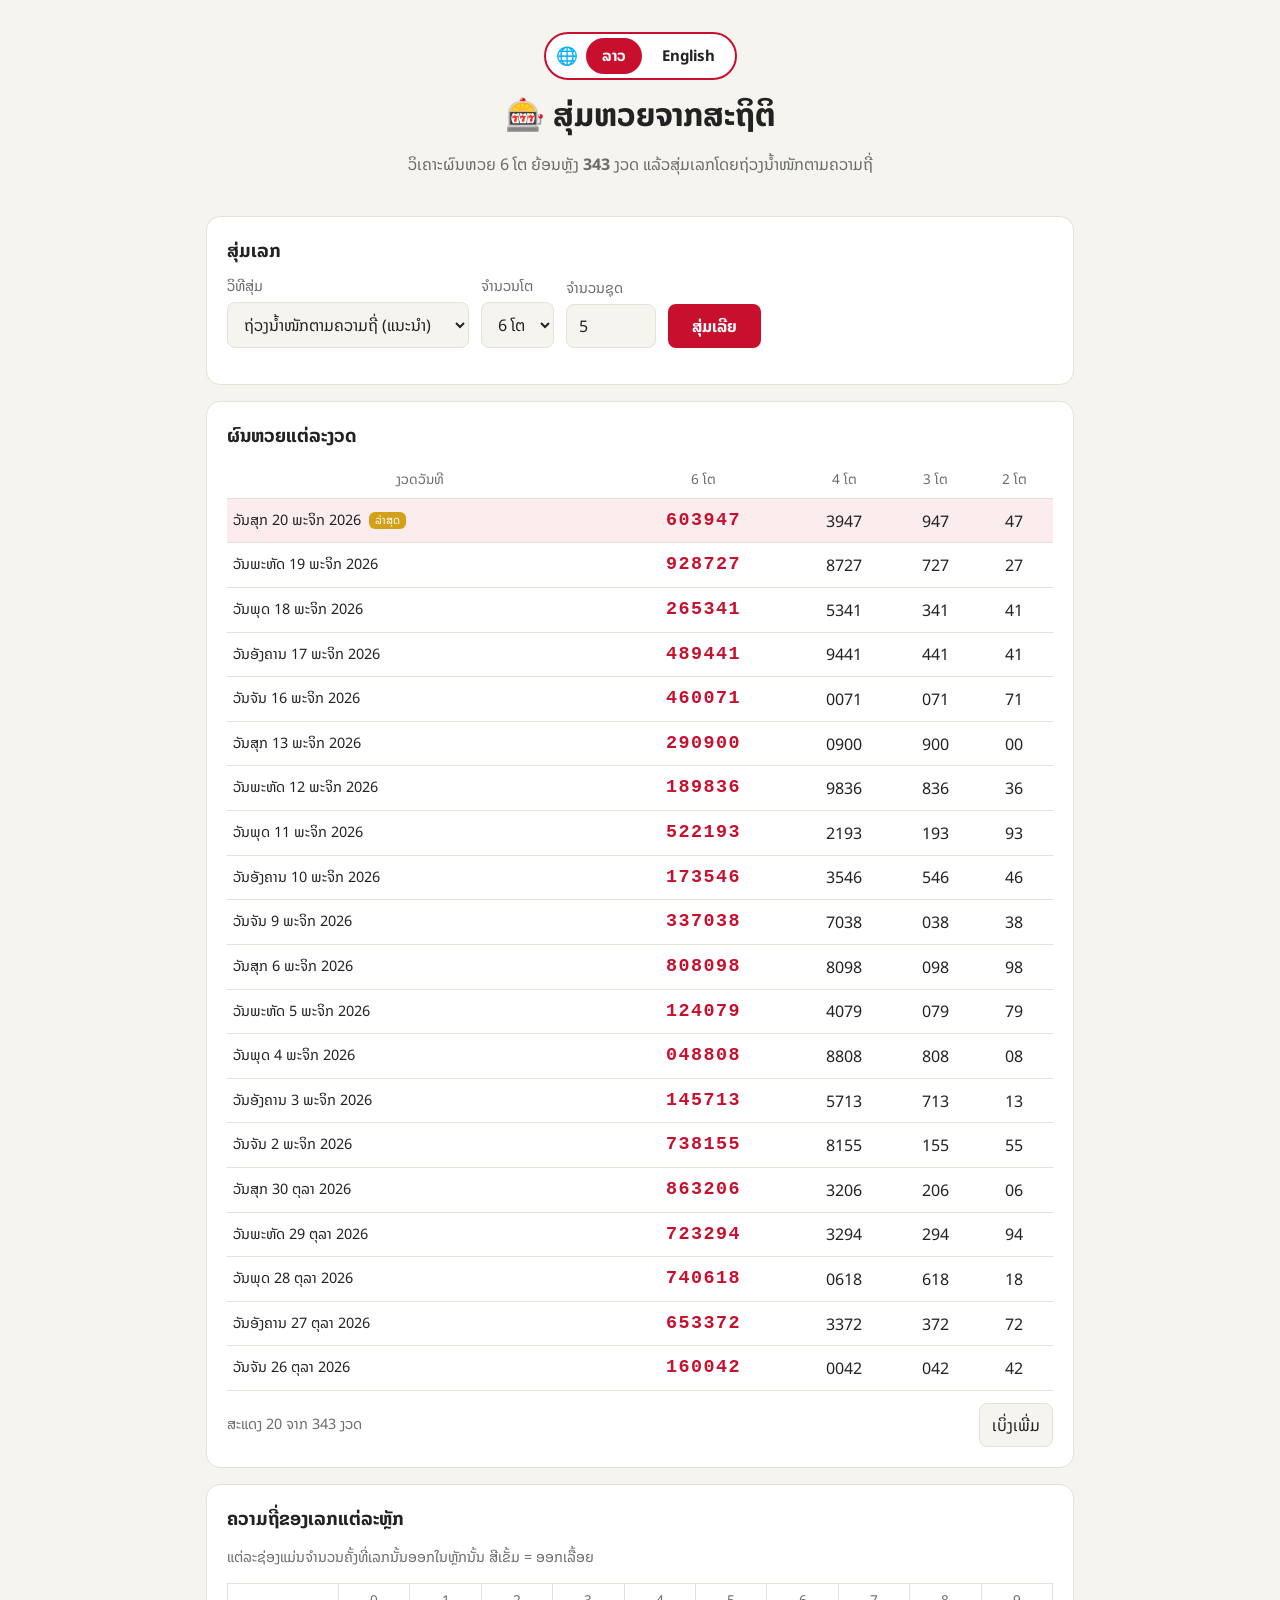
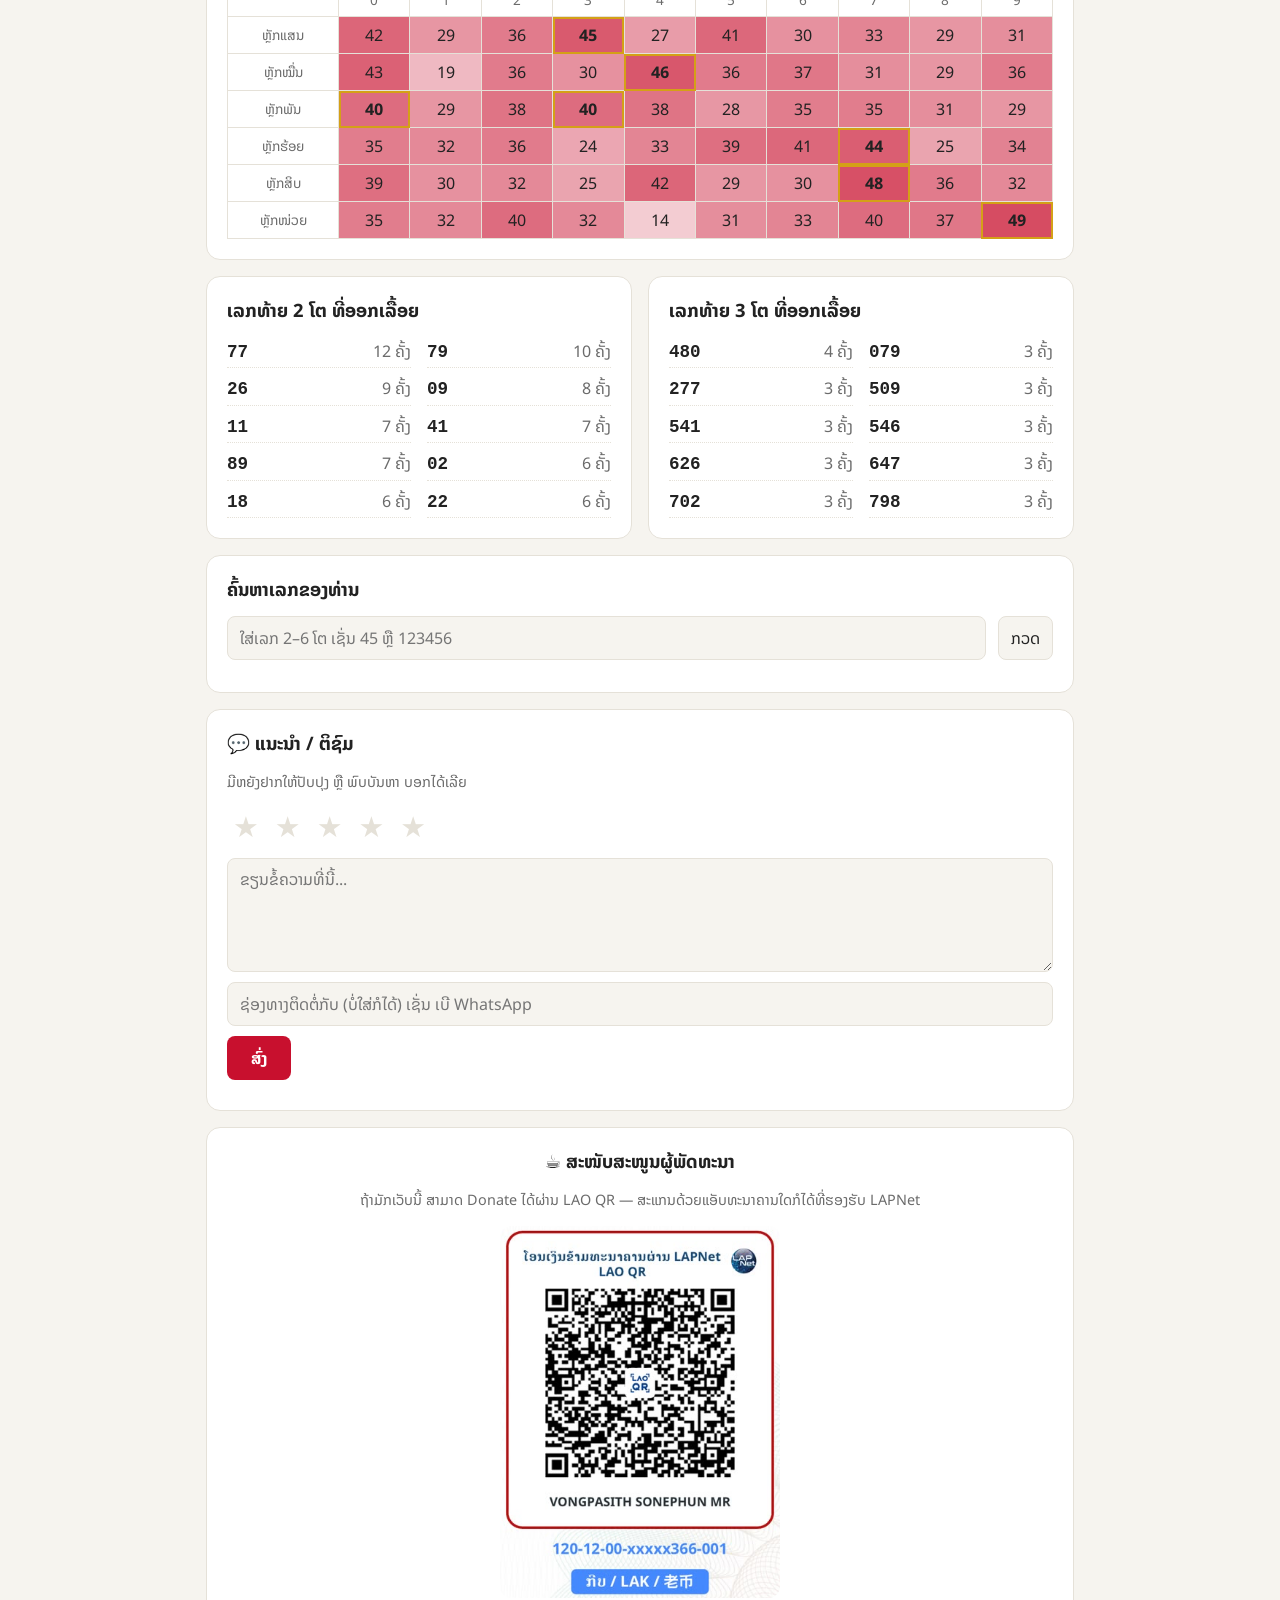
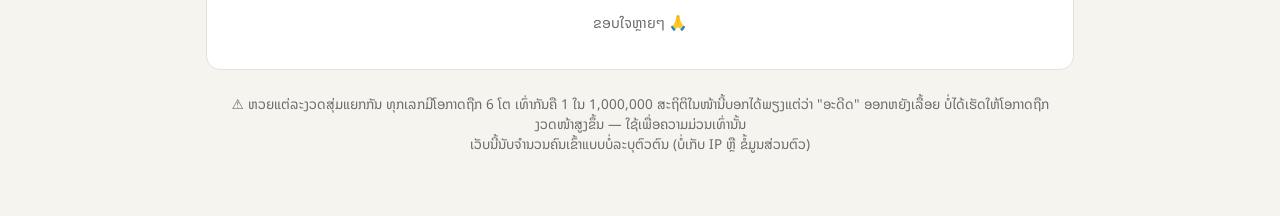
<file: index.html>
<!doctype html>
<html lang="lo">
<head>
  <meta charset="utf-8">
  <meta name="viewport" content="width=device-width, initial-scale=1">
  <title>ສຸ່ມຫວຍຈາກສະຖິຕິ</title>
  <meta name="description" content="ວິເຄາະຜົນຫວຍລາວ 6 ໂຕ ຍ້ອນຫຼັງ ແລ້ວສຸ່ມເລກໂດຍຖ່ວງນ້ຳໜັກຕາມຄວາມຖີ່ · ເລກຮ້ອນ · ເລກເຢັນ">
  <!-- ຮູບ ແລະ ຂໍ້ຄວາມທີ່ສະແດງເວລາແຊຣ໌ລິ້ງ (Facebook, Messenger, LINE, WhatsApp) -->
  <meta property="og:type" content="website">
  <meta property="og:url" content="https://lotto-ramdom.online/">
  <meta property="og:title" content="ສຸ່ມຫວຍຈາກສະຖິຕິ">
  <meta property="og:description" content="ວິເຄາະຜົນຫວຍລາວ 6 ໂຕ ຍ້ອນຫຼັງ ແລ້ວສຸ່ມເລກໂດຍຖ່ວງນ້ຳໜັກຕາມຄວາມຖີ່ · ເລກຮ້ອນ · ເລກເຢັນ">
  <meta property="og:image" content="https://lotto-ramdom.online/img/og-image.png">
  <meta property="og:image:width" content="1200">
  <meta property="og:image:height" content="630">
  <meta property="og:image:alt" content="ສຸ່ມຫວຍຈາກສະຖິຕິ">
  <meta name="twitter:card" content="summary_large_image">
  <link rel="preconnect" href="https://fonts.googleapis.com">
  <link rel="stylesheet" href="https://fonts.googleapis.com/css2?family=Noto+Sans+Lao:wght@400;700&display=swap">
  <link rel="stylesheet" href="style.css?v=202610231200">
</head>
<body>
  <header>
    <div class="lang-switch" role="group" aria-label="ພາສາ / Language">
      <span aria-hidden="true">🌐</span>
      <button type="button" data-lang="lo" lang="lo">ລາວ</button>
      <button type="button" data-lang="en" lang="en">English</button>
    </div>
    <h1 data-i18n="h1">🎰 ສຸ່ມຫວຍຈາກສະຖິຕິ</h1>
    <p class="sub" id="sub">ວິເຄາະຜົນຫວຍ 6 ໂຕ ຍ້ອນຫຼັງ <b id="drawCount">0</b> ງວດ ແລ້ວສຸ່ມເລກໂດຍຖ່ວງນ້ຳໜັກຕາມຄວາມຖີ່</p>
  </header>

  <main>
    <section class="card">
      <h2 data-i18n="genTitle">ສຸ່ມເລກ</h2>
      <div class="controls">
        <label><span data-i18n="mode">ວິທີສຸ່ມ</span>
          <select id="mode">
            <option value="weighted" data-i18n="modeWeighted">ຖ່ວງນ້ຳໜັກຕາມຄວາມຖີ່ (ແນະນຳ)</option>
            <option value="hot" data-i18n="modeHot">ເລກຮ້ອນ (ເນັ້ນເລກທີ່ອອກເລື້ອຍ)</option>
            <option value="cold" data-i18n="modeCold">ເລກເຢັນ (ເນັ້ນເລກທີ່ບໍ່ຄ່ອຍອອກ)</option>
            <option value="uniform" data-i18n="modeUniform">ສຸ່ມລ້ວນ (ບໍ່ໃຊ້ສະຖິຕິ)</option>
          </select>
        </label>
        <label><span data-i18n="digits">ຈຳນວນໂຕ</span>
          <select id="digits">
            <option value="2" data-i18n-digits="2">2 ໂຕ</option>
            <option value="3" data-i18n-digits="3">3 ໂຕ</option>
            <option value="4" data-i18n-digits="4">4 ໂຕ</option>
            <option value="5" data-i18n-digits="5">5 ໂຕ</option>
            <option value="6" data-i18n-digits="6" selected>6 ໂຕ</option>
          </select>
        </label>
        <label><span data-i18n="count">ຈຳນວນຊຸດ</span>
          <input id="count" type="number" min="1" max="50" value="5">
        </label>
        <button id="generate" class="primary" data-i18n="generate">ສຸ່ມເລີຍ</button>
      </div>
      <div id="results" class="results"></div>
    </section>

    <section class="card">
      <h2 data-i18n="historyTitle">ຜົນຫວຍແຕ່ລະງວດ</h2>
      <div class="table-wrap">
        <table class="history">
          <thead>
            <tr><th data-i18n="drawDate">ງວດວັນທີ</th><th data-i18n-digits="6">6 ໂຕ</th><th data-i18n-digits="4">4 ໂຕ</th><th data-i18n-digits="3">3 ໂຕ</th><th data-i18n-digits="2">2 ໂຕ</th></tr>
          </thead>
          <tbody id="historyBody"></tbody>
        </table>
      </div>
      <div class="history-foot">
        <span id="historyInfo" class="hint"></span>
        <button id="historyMore" data-i18n="showMore">ເບິ່ງເພີ່ມ</button>
      </div>
    </section>

    <section class="card">
      <h2 data-i18n="heatTitle">ຄວາມຖີ່ຂອງເລກແຕ່ລະຫຼັກ</h2>
      <p class="hint" data-i18n="heatHint">ແຕ່ລະຊ່ອງແມ່ນຈຳນວນຄັ້ງທີ່ເລກນັ້ນອອກໃນຫຼັກນັ້ນ ສີເຂັ້ມ = ອອກເລື້ອຍ</p>
      <div class="table-wrap"><table id="heatmap"></table></div>
    </section>

    <section class="grid2">
      <div class="card">
        <h2 data-i18n="top2">ເລກທ້າຍ 2 ໂຕ ທີ່ອອກເລື້ອຍ</h2>
        <ol id="top2" class="toplist"></ol>
      </div>
      <div class="card">
        <h2 data-i18n="top3">ເລກທ້າຍ 3 ໂຕ ທີ່ອອກເລື້ອຍ</h2>
        <ol id="top3" class="toplist"></ol>
      </div>
    </section>

    <section class="card">
      <h2 data-i18n="lookupTitle">ຄົ້ນຫາເລກຂອງທ່ານ</h2>
      <div class="controls">
        <input id="lookup" inputmode="numeric" maxlength="6" data-i18n-ph="lookupPh" placeholder="ໃສ່ເລກ 2–6 ໂຕ ເຊັ່ນ 45 ຫຼື 123456">
        <button id="lookupBtn" data-i18n="lookupBtn">ກວດ</button>
      </div>
      <div id="lookupResult" class="lookup"></div>
    </section>

    <section class="card">
      <h2 data-i18n="fbTitle">💬 ແນະນຳ / ຕິຊົມ</h2>
      <p class="hint" data-i18n="fbHint">ມີຫຍັງຢາກໃຫ້ປັບປຸງ ຫຼື ພົບບັນຫາ ບອກໄດ້ເລີຍ</p>
      <form id="feedbackForm" class="feedback" novalidate>
        <div class="stars" role="radiogroup" aria-label="ໃຫ້ຄະແນນ" data-i18n-label="fbRating">
          <button type="button" data-v="1" data-i18n-stars="1" aria-label="1 ດາວ">★</button>
          <button type="button" data-v="2" data-i18n-stars="2" aria-label="2 ດາວ">★</button>
          <button type="button" data-v="3" data-i18n-stars="3" aria-label="3 ດາວ">★</button>
          <button type="button" data-v="4" data-i18n-stars="4" aria-label="4 ດາວ">★</button>
          <button type="button" data-v="5" data-i18n-stars="5" aria-label="5 ດາວ">★</button>
        </div>
        <textarea id="fbMessage" rows="4" maxlength="2000" data-i18n-ph="fbMessagePh" placeholder="ຂຽນຂໍ້ຄວາມທີ່ນີ້..." required></textarea>
        <input id="fbContact" maxlength="200" data-i18n-ph="fbContactPh" placeholder="ຊ່ອງທາງຕິດຕໍ່ກັບ (ບໍ່ໃສ່ກໍໄດ້) ເຊັ່ນ ເບີ WhatsApp">
        <!-- ກັບດັກ bot: ຄົນບໍ່ເຫັນຊ່ອງນີ້ -->
        <input name="website" id="fbWebsite" tabindex="-1" autocomplete="off" class="hp" aria-hidden="true">
        <button type="submit" class="primary" data-i18n="fbSend">ສົ່ງ</button>
        <span id="fbStatus" class="hint" role="status"></span>
      </form>
    </section>

    <section class="card donate">
      <h2 data-i18n="donateTitle">☕ ສະໜັບສະໜູນຜູ້ພັດທະນາ</h2>
      <p class="hint" data-i18n="donateHint">ຖ້າມັກເວັບນີ້ ສາມາດ Donate ໄດ້ຜ່ານ LAO QR — ສະແກນດ້ວຍແອັບທະນາຄານໃດກໍໄດ້ທີ່ຮອງຮັບ LAPNet</p>
      <img src="img/donate-qr.png" alt="QR Donate - VONGPASITH SONEPHUN (BCEL, LAK)" width="384" height="511" loading="lazy">
      <p class="hint" data-i18n="thanks">ຂອບໃຈຫຼາຍໆ 🙏</p>
    </section>

    <p class="disclaimer" data-i18n-html="disclaimer">
      ⚠️ ຫວຍແຕ່ລະງວດສຸ່ມແຍກກັນ ທຸກເລກມີໂອກາດຖືກ 6 ໂຕ ເທົ່າກັນຄື 1 ໃນ 1,000,000
      ສະຖິຕິໃນໜ້ານີ້ບອກໄດ້ພຽງແຕ່ວ່າ "ອະດີດ" ອອກຫຍັງເລື້ອຍ ບໍ່ໄດ້ເຮັດໃຫ້ໂອກາດຖືກງວດໜ້າສູງຂຶ້ນ — ໃຊ້ເພື່ອຄວາມມ່ວນເທົ່ານັ້ນ
      <br>ເວັບນີ້ນັບຈຳນວນຄົນເຂົ້າແບບບໍ່ລະບຸຕົວຕົນ (ບໍ່ເກັບ IP ຫຼື ຂໍ້ມູນສ່ວນຕົວ)
    </p>
  </main>

  <script src="data.js?v=202610221300"></script>
  <script src="i18n.js?v=202610231200"></script>
  <script src="app.js?v=202610231100"></script>
  <script src="feedback.js?v=202610231100"></script>
</body>
</html>
</file>
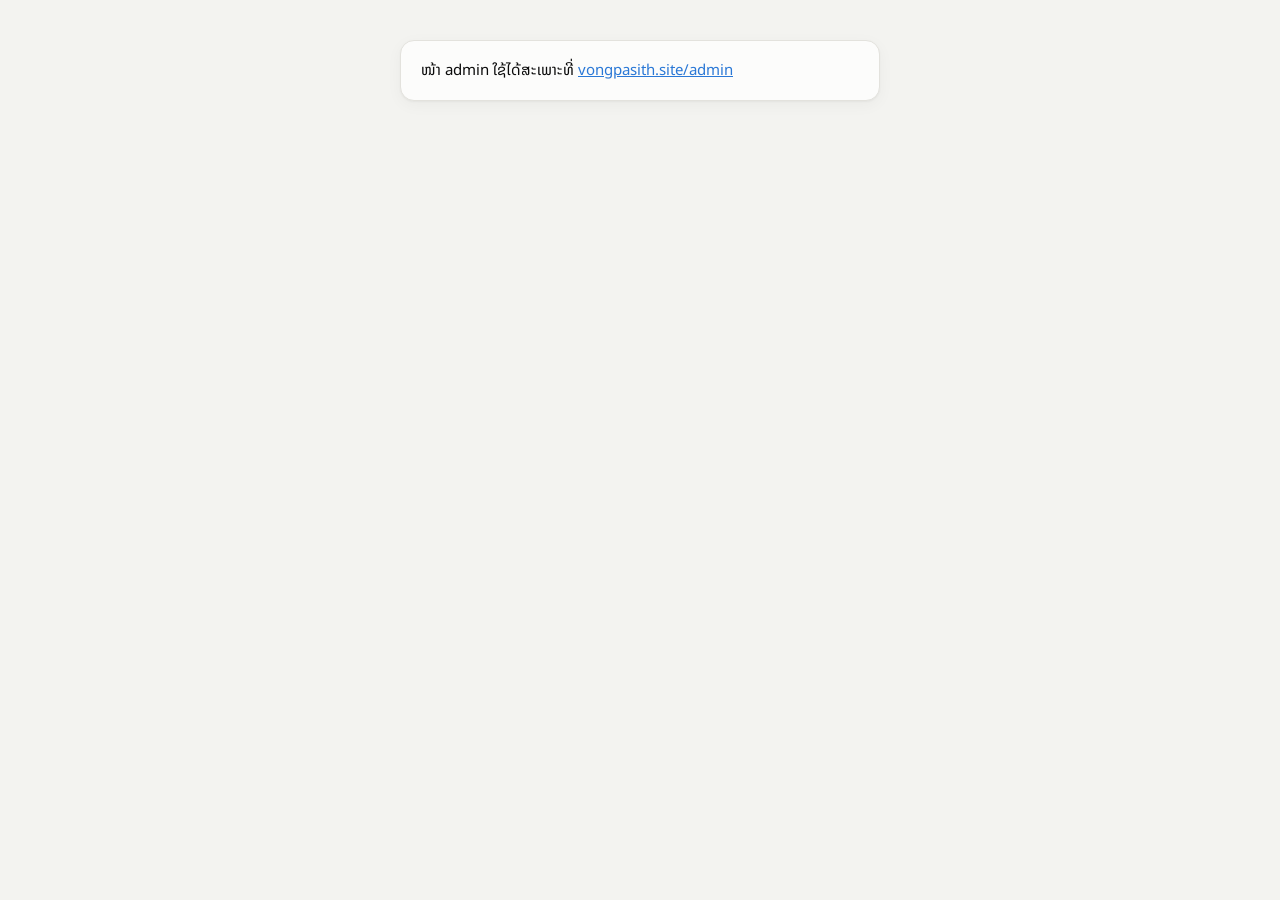
<file: admin/index.html>
<!doctype html>
<html lang="lo">
<head>
  <meta charset="utf-8">
  <meta name="viewport" content="width=device-width, initial-scale=1">
  <meta name="robots" content="noindex, nofollow">
  <title>Admin · ທຸກເວັບ</title>
  <link rel="preconnect" href="https://fonts.googleapis.com">
  <link rel="stylesheet" href="https://fonts.googleapis.com/css2?family=Noto+Sans+Lao:wght@400;600;700&display=swap">
  <link rel="stylesheet" href="admin.css?v=202611181500">
  <script>try { const t = localStorage.getItem("admin.theme"); if (t) document.documentElement.dataset.theme = t; } catch {}</script>
</head>
<body>
  <!-- ເຂົ້າສູ່ລະບົບ -->
  <div id="loginView" class="login-wrap" hidden>
    <form id="loginForm" class="card login">
      <div class="brand-mark">📊</div>
      <h1>Admin</h1>
      <p class="muted">ສະຖິຕິ, feedback ແລະ ສະພາບເຊີບເວີ ຂອງທຸກເວັບ</p>
      <input id="password" type="password" autocomplete="current-password" placeholder="ລະຫັດຜ່ານ" required>
      <button class="btn primary" type="submit">ເຂົ້າສູ່ລະບົບ</button>
      <p id="loginMsg" class="msg" role="status"></p>
    </form>
  </div>

  <div id="app" class="app" hidden>
    <aside id="sidebar" class="sidebar">
      <div class="brand">
        <span class="brand-mark">📊</span>
        <div><strong>Vongpasith</strong><small>Admin ທຸກເວັບ</small></div>
      </div>
      <nav id="nav" class="nav" aria-label="ເມນູ"></nav>
      <div class="side-foot">
        <button id="themeBtn" class="nav-item" type="button"><span class="ico">🌓</span><span>ສະຫຼັບສີ</span></button>
        <button id="logoutBtn" class="nav-item" type="button"><span class="ico">↩</span><span>ອອກຈາກລະບົບ</span></button>
      </div>
    </aside>
    <div id="scrim" class="scrim"></div>

    <main class="main">
      <header class="topbar">
        <button id="menuBtn" class="icon-btn menu-btn" type="button" aria-label="ເປີດເມນູ">☰</button>
        <div class="title">
          <h1 id="pageTitle"></h1>
          <p id="pageSub" class="muted"></p>
        </div>
        <div class="top-actions">
          <div id="periods" class="chips" role="group" aria-label="ຊ່ວງເວລາ"></div>
          <span id="updated" class="muted small"></span>
          <button id="refreshBtn" class="icon-btn" type="button" title="ໂຫຼດໃໝ່" aria-label="ໂຫຼດໃໝ່">↻</button>
        </div>
      </header>

      <div id="content" class="content"></div>
    </main>
  </div>

  <div id="tip" class="tip" hidden></div>

  <p id="offline" class="card offline" hidden>
    ໜ້າ admin ໃຊ້ໄດ້ສະເພາະທີ່ <a href="https://vongpasith.site/admin/">vongpasith.site/admin</a>
  </p>

  <script src="admin.js?v=202611181500"></script>
</body>
</html>
</file>
<file: style.css>
:root {
  --bg: #f6f4ef;
  --card: #ffffff;
  --text: #222;
  --muted: #6b6b6b;
  --accent: #c8102e;
  --gold: #d4a017;
  --border: #e5e1d8;
  --heat: 200, 16, 46; /* ສີແດງ rgb ໃຊ້ກັບຕາຕະລາງຄວາມຖີ່ */
}
@media (prefers-color-scheme: dark) {
  :root {
    --bg: #15161a;
    --card: #1f2127;
    --text: #eee;
    --muted: #a0a0a0;
    --border: #33363e;
    --heat: 240, 80, 100;
  }
}

* { box-sizing: border-box; }
/* ມືຖືບໍ່ຂະຫຍາຍຕົວໜັງສືເອງຕອນໝຸນຈໍ */
html { -webkit-text-size-adjust: 100%; text-size-adjust: 100%; }
img, table { max-width: 100%; }
body {
  margin: 0;
  font-family: "Noto Sans Lao", "Phetsarath OT", system-ui, sans-serif;
  background: var(--bg);
  color: var(--text);
  line-height: 1.5;
}
header {
  position: relative;
  text-align: center;
  padding: 32px 16px 8px;
}
/* ແຖບເລືອກພາສາ 🌐 ລາວ | English (ພາສາທີ່ໃຊ້ຢູ່ = ສີແດງ) */
.lang-switch {
  display: inline-flex; align-items: center; gap: 4px; margin-bottom: 14px;
  padding: 4px; border: 2px solid var(--accent); border-radius: 999px; background: var(--card);
}
.lang-switch span { padding: 0 4px 0 6px; font-size: 1.1rem; }
.lang-switch button {
  min-height: 36px; padding: 4px 16px; border: 0; border-radius: 999px;
  background: transparent; color: var(--text); font-size: 15px; font-weight: bold;
}
.lang-switch button.on { background: var(--accent); color: #fff; }
h1 { margin: 0; font-size: clamp(1.4rem, 6vw, 2rem); line-height: 1.3; }
h2 { margin: 0 0 12px; font-size: 1.15rem; }
.sub, .hint { color: var(--muted); }
.hint { font-size: .9rem; }

main { max-width: 900px; margin: 0 auto; padding: 16px; }
.card {
  background: var(--card);
  border: 1px solid var(--border);
  border-radius: 14px;
  padding: 20px;
  margin-bottom: 16px;
}
.grid2 { display: grid; grid-template-columns: 1fr 1fr; gap: 16px; }
.grid2 .card { margin-bottom: 0; }
.grid2 { margin-bottom: 16px; }
@media (max-width: 640px) { .grid2 { grid-template-columns: 1fr; } }

.controls { display: flex; flex-wrap: wrap; gap: 12px; align-items: flex-end; }
.controls label { display: flex; flex-direction: column; font-size: .9rem; color: var(--muted); gap: 4px; }
select, input, textarea, button {
  font: inherit;
  font-size: 16px; /* ນ້ອຍກວ່ານີ້ iPhone ຈະຊູມໜ້າເວັບເອງຕອນແຕະຊ່ອງພິມ */
  padding: 8px 12px;
  min-height: 44px; /* ປຸ່ມໃຫຍ່ພໍໃຫ້ນິ້ວກົດງ່າຍ */
  border-radius: 8px;
  border: 1px solid var(--border);
  background: var(--bg);
  color: var(--text);
}
input[type=number] { width: 90px; }
#lookup { flex: 1; min-width: 0; }
textarea { width: 100%; font-family: ui-monospace, monospace; margin: 8px 0; }
button { cursor: pointer; }
button.primary {
  background: var(--accent);
  color: #fff;
  border: none;
  font-weight: bold;
  padding: 10px 24px;
}
button:active { transform: scale(.97); }

.results { display: grid; gap: 10px; margin-top: 16px; }
.ticket {
  display: flex;
  align-items: center;
  justify-content: space-between;
  gap: 12px;
  flex-wrap: wrap;
  padding: 12px 16px;
  border: 2px dashed var(--gold);
  border-radius: 10px;
  animation: pop .3s ease;
}
.ticket .num {
  font-family: ui-monospace, monospace;
  font-size: 2rem;
  font-weight: bold;
  letter-spacing: .25em;
  color: var(--accent);
}
.ticket .meta { font-size: .85rem; color: var(--muted); text-align: right; }
@keyframes pop { from { opacity: 0; transform: translateY(6px); } }

.table-wrap { overflow-x: auto; }
#heatmap { border-collapse: collapse; width: 100%; text-align: center; font-variant-numeric: tabular-nums; }
#heatmap th, #heatmap td { padding: 6px 4px; border: 1px solid var(--border); min-width: 36px; }
#heatmap th { font-weight: normal; color: var(--muted); font-size: .85rem; }
#heatmap td.top { outline: 2px solid var(--gold); outline-offset: -2px; font-weight: bold; }

.toplist { margin: 0; padding-left: 0; list-style: none; display: grid; grid-template-columns: repeat(2, 1fr); gap: 6px 16px; }
.toplist li { display: flex; justify-content: space-between; border-bottom: 1px dotted var(--border); padding: 2px 0; }
.toplist b { font-family: ui-monospace, monospace; font-size: 1.1rem; }
.toplist span { color: var(--muted); }

.lookup { margin-top: 12px; }
.lookup ul { margin: 6px 0; padding-left: 20px; }

.disclaimer {
  font-size: .85rem;
  color: var(--muted);
  text-align: center;
  padding: 8px 16px 32px;
}

/* ---------- ມືຖື: ຈໍແຄບ ---------- */
@media (max-width: 600px) {
  header { padding: 20px 12px 4px; }
  .sub { font-size: .9rem; }
  main { padding: 12px; }
  .card { padding: 14px; border-radius: 12px; margin-bottom: 12px; }
  .grid2 { gap: 12px; margin-bottom: 12px; }

  /* ຊ່ອງເລືອກ ແລະ ປຸ່ມ ເຕັມຄວາມກວ້າງ ກົດງ່າຍ */
  .controls { gap: 10px; }
  .controls label { flex: 1 1 140px; }
  .controls label:has(select) { flex-basis: 100%; }
  .controls label select, .controls label input { width: 100%; }
  .controls button.primary { flex: 1 1 100%; }

  /* ເລກທີ່ສຸ່ມໄດ້: ເລກໃຫຍ່ຢູ່ເທິງ ລາຍລະອຽດຢູ່ລຸ່ມ */
  .ticket { flex-direction: column; align-items: flex-start; gap: 4px; padding: 10px 12px; }
  .ticket .num { font-size: clamp(1.6rem, 9vw, 2rem); letter-spacing: .18em; }
  .ticket .meta { text-align: left; font-size: .8rem; }

  /* ຕາຕະລາງຄວາມຖີ່ 11 ຖັນ: ບີບໃຫ້ພໍດີຈໍ ບໍ່ຕ້ອງເລື່ອນຂ້າງ (ຂະໜາດຕົວເລກຕາມຄວາມກວ້າງຈໍ) */
  .table-wrap { overflow-x: hidden; margin: 0 -6px; }
  #heatmap { table-layout: fixed; width: 100%; font-size: clamp(9px, 3vw, 13px); }
  #heatmap th, #heatmap td { min-width: 0; padding: 5px 0; overflow: hidden; }
  #heatmap th:first-child { width: 13%; font-size: clamp(8px, 2.4vw, 11px); line-height: 1.15; word-break: break-word; }
  #heatmap td.top { outline-width: 1.5px; }

  .toplist { gap: 4px 12px; }
  .toplist b { font-size: 1rem; }
}

.donate { text-align: center; }
.donate img {
  display: block;
  width: 100%;
  max-width: 280px;
  height: auto;
  margin: 12px auto;
  border-radius: 12px;
  background: #fff;
}

/* ---------- ຜົນຫວຍແຕ່ລະງວດ ---------- */
.history { width: 100%; border-collapse: collapse; font-variant-numeric: tabular-nums; }
.history th, .history td { padding: 8px 6px; border-bottom: 1px solid var(--border); text-align: center; }
.history th { font-weight: normal; color: var(--muted); font-size: .85rem; }
.history td.date { text-align: left; white-space: nowrap; font-size: .9rem; }
.history td.n6 { font-family: ui-monospace, monospace; font-weight: bold; font-size: 1.15rem; letter-spacing: .08em; color: var(--accent); }
.history tr.latest { background: rgba(var(--heat), .08); }
.history .badge { display: inline-block; margin-left: 4px; padding: 0 6px; border-radius: 6px; background: var(--gold); color: #fff; font-size: .7rem; vertical-align: middle; }
.history-foot { display: flex; justify-content: space-between; align-items: center; gap: 12px; margin-top: 12px; flex-wrap: wrap; }

@media (max-width: 600px) {
  /* ຈໍແຄບ: ເຊື່ອງ 4 ໂຕ ແລະ 3 ໂຕ ໃຫ້ພໍດີຈໍ (ຍັງເຫັນໃນເລກ 6 ໂຕ) */
  .history th:nth-child(3), .history td:nth-child(3),
  .history th:nth-child(4), .history td:nth-child(4) { display: none; }
  .history td.date { white-space: normal; font-size: .8rem; }
  .history td.n6 { font-size: 1.05rem; }
  .history-foot button { flex: 1 1 100%; }
}

/* ---------- feedback ---------- */
.feedback { display: grid; gap: 10px; }
.feedback textarea { font-family: inherit; margin: 0; resize: vertical; }
.feedback input { width: 100%; }
.feedback .hp { position: absolute; left: -9999px; width: 1px; height: 1px; opacity: 0; }
.feedback button.primary { justify-self: start; }
.stars { display: flex; gap: 4px; }
.stars button { min-height: 40px; padding: 0 6px; border: none; background: none; font-size: 1.8rem; line-height: 1; color: var(--border); }
.stars button.on { color: var(--gold); }
@media (max-width: 600px) { .feedback button.primary { justify-self: stretch; } }
</file>
<file: admin/admin.css>
/* ໜ້າ admin ກາງ — ສີແຍກຕາມໜ້າທີ່: ຊຸດສີເວັບ (--s1..8, ລຳດັບຕາຍຕົວ) ແລະ ສີສະຖານະ (ໃຊ້ຄູ່ກັບໄອຄອນ+ຂໍ້ຄວາມສະເໝີ) */
:root {
  color-scheme: light;
  --bg: #f3f3f0;
  --surface: #fcfcfb;
  --surface-2: #f0efec;
  --border: #e3e2dd;
  --grid: #ebeae6;
  --text: #0b0b0b;
  --text-2: #52514e;
  --muted: #7d7c76;
  --accent: #2a78d6;
  --accent-soft: rgba(42, 120, 214, .12);
  --s1: #2a78d6; --s2: #eb6834; --s3: #1baf7a; --s4: #eda100;
  --s5: #e87ba4; --s6: #008300; --s7: #6250d6; --s8: #e34948;
  --good: #0ca30c; --warn: #fab219; --serious: #ec835a; --crit: #d03b3b;
  --good-text: #006300;
  --shadow: 0 1px 2px rgba(0, 0, 0, .04), 0 4px 16px rgba(0, 0, 0, .04);
  --radius: 14px;
}
@media (prefers-color-scheme: dark) {
  :root:where(:not([data-theme="light"])) {
    color-scheme: dark;
    --bg: #111110; --surface: #1a1a19; --surface-2: #232321; --border: #2e2e2b; --grid: #262624;
    --text: #f0efec; --text-2: #c3c2b7; --muted: #8f8e86;
    --accent: #3987e5; --accent-soft: rgba(57, 135, 229, .16);
    --s1: #3987e5; --s2: #d95926; --s3: #199e70; --s4: #c98500;
    --s5: #d55181; --s6: #008300; --s7: #9085e9; --s8: #e66767;
    --good-text: #4cc04c;
    --shadow: none;
  }
}
:root[data-theme="dark"] {
  color-scheme: dark;
  --bg: #111110; --surface: #1a1a19; --surface-2: #232321; --border: #2e2e2b; --grid: #262624;
  --text: #f0efec; --text-2: #c3c2b7; --muted: #8f8e86;
  --accent: #3987e5; --accent-soft: rgba(57, 135, 229, .16);
  --s1: #3987e5; --s2: #d95926; --s3: #199e70; --s4: #c98500;
  --s5: #d55181; --s6: #008300; --s7: #9085e9; --s8: #e66767;
  --good-text: #4cc04c;
  --shadow: none;
}

* { box-sizing: border-box; }
html, body { margin: 0; }
body {
  background: var(--bg);
  color: var(--text);
  font: 15px/1.5 "Noto Sans Lao", system-ui, -apple-system, "Segoe UI", sans-serif;
  -webkit-font-smoothing: antialiased;
}
button, input { font: inherit; color: inherit; }
a { color: var(--accent); }
h1, h2, h3 { margin: 0; line-height: 1.3; }
.muted { color: var(--muted); }
.small { font-size: .8rem; }
[hidden] { display: none !important; }

/* ---------- ປຸ່ມ ---------- */
.btn {
  min-height: 40px; padding: 8px 16px; border-radius: 10px; border: 1px solid var(--border);
  background: var(--surface); cursor: pointer; font-weight: 600;
}
.btn:hover { background: var(--surface-2); }
.btn.primary { background: var(--accent); border-color: var(--accent); color: #fff; }
.btn.primary:hover { filter: brightness(1.08); }
.btn.sm { min-height: 32px; padding: 4px 12px; font-size: .85rem; font-weight: 400; }
.btn.danger { color: var(--crit); }
.icon-btn {
  width: 38px; height: 38px; border-radius: 10px; border: 1px solid var(--border);
  background: var(--surface); cursor: pointer; font-size: 1.1rem; display: inline-grid; place-items: center;
}
.icon-btn:hover { background: var(--surface-2); }
.chips { display: inline-flex; background: var(--surface-2); border-radius: 10px; padding: 3px; gap: 2px; }
.chip { border: 0; background: none; padding: 5px 12px; border-radius: 8px; cursor: pointer; font-size: .85rem; color: var(--text-2); }
.chip.on { background: var(--surface); color: var(--text); font-weight: 600; box-shadow: 0 1px 2px rgba(0, 0, 0, .08); }

/* ---------- ເຂົ້າສູ່ລະບົບ ---------- */
.login-wrap { min-height: 100vh; display: grid; place-items: center; padding: 16px; }
.login { width: min(380px, 100%); display: grid; gap: 12px; text-align: center; padding: 32px 28px; }
.login .brand-mark { font-size: 2.2rem; }
.login input { min-height: 44px; padding: 8px 14px; border-radius: 10px; border: 1px solid var(--border); background: var(--surface-2); }
.login .msg { color: var(--crit); margin: 0; min-height: 1.5em; }
.offline { max-width: 480px; margin: 40px auto; }

/* ---------- ໂຄງໜ້າ ---------- */
.app { display: grid; grid-template-columns: 248px minmax(0, 1fr); min-height: 100vh; }
.sidebar {
  position: sticky; top: 0; height: 100vh; overflow-y: auto;
  background: var(--surface); border-right: 1px solid var(--border);
  display: flex; flex-direction: column; padding: 16px 12px;
}
.brand { display: flex; align-items: center; gap: 10px; padding: 4px 8px 16px; }
.brand .brand-mark { width: 38px; height: 38px; border-radius: 10px; background: var(--accent-soft); display: grid; place-items: center; font-size: 1.2rem; }
.brand small { display: block; color: var(--muted); font-size: .78rem; }
.nav { display: grid; gap: 2px; flex: 1; align-content: start; }
.nav-group { font-size: .72rem; text-transform: uppercase; letter-spacing: .06em; color: var(--muted); padding: 14px 10px 4px; }
.nav-item {
  display: flex; align-items: center; gap: 10px; width: 100%; text-align: left;
  padding: 8px 10px; border-radius: 10px; border: 0; background: none; cursor: pointer; color: var(--text-2);
}
.nav-item:hover { background: var(--surface-2); color: var(--text); }
.nav-item.on { background: var(--accent-soft); color: var(--text); font-weight: 600; }
.nav-item .ico { width: 22px; text-align: center; flex: none; }
.nav-item .label { flex: 1; min-width: 0; overflow: hidden; text-overflow: ellipsis; white-space: nowrap; }
.nav-item .swatch { width: 10px; height: 10px; border-radius: 3px; flex: none; margin: 0 6px; }
.count { min-width: 22px; padding: 0 7px; border-radius: 11px; font-size: .75rem; font-weight: 600; text-align: center; background: var(--surface-2); color: var(--text-2); }
.count.hot { background: var(--accent); color: #fff; }
.count.bad { background: var(--crit); color: #fff; }
.count.warn { background: var(--warn); color: #000; }
.side-foot { border-top: 1px solid var(--border); padding-top: 8px; display: grid; gap: 2px; }

.main { min-width: 0; }
.topbar {
  position: sticky; top: 0; z-index: 5; display: flex; align-items: center; gap: 14px;
  padding: 14px 28px; background: color-mix(in srgb, var(--bg) 88%, transparent); backdrop-filter: blur(8px);
  border-bottom: 1px solid var(--border);
}
.topbar .title { flex: 1; min-width: 0; }
.topbar h1 { font-size: 1.25rem; }
.topbar p { margin: 0; font-size: .85rem; }
.top-actions { display: flex; align-items: center; gap: 10px; }
.menu-btn { display: none; }
.content { padding: 24px 28px 48px; display: grid; gap: 16px; max-width: 1280px; }
.scrim { display: none; }

@media (max-width: 900px) {
  .app { grid-template-columns: 1fr; }
  .sidebar { position: fixed; z-index: 20; left: 0; top: 0; width: 264px; transform: translateX(-105%); transition: transform .2s; box-shadow: 0 0 40px rgba(0, 0, 0, .25); }
  .app.menu-open .sidebar { transform: none; }
  .app.menu-open .scrim { display: block; position: fixed; inset: 0; z-index: 15; background: rgba(0, 0, 0, .35); }
  .menu-btn { display: inline-grid; }
  .topbar { padding: 10px 16px; flex-wrap: wrap; }
  .top-actions { width: 100%; justify-content: space-between; }
  .content { padding: 16px 16px 40px; }
}

/* ---------- ການ໌ດ ---------- */
.card { background: var(--surface); border: 1px solid var(--border); border-radius: var(--radius); padding: 18px 20px; box-shadow: var(--shadow); min-width: 0; }
.card-head { display: flex; align-items: baseline; justify-content: space-between; gap: 10px; margin-bottom: 12px; flex-wrap: wrap; }
.card-head h2 { font-size: 1rem; }
.card-head .muted { font-size: .82rem; }
.grid { display: grid; gap: 16px; }
.g2 { grid-template-columns: repeat(2, minmax(0, 1fr)); }
.g3 { grid-template-columns: 2fr 1fr; }
.g4 { grid-template-columns: repeat(4, minmax(0, 1fr)); }
@media (max-width: 1100px) { .g4 { grid-template-columns: repeat(2, minmax(0, 1fr)); } .g3 { grid-template-columns: 1fr; } }
@media (max-width: 700px) { .g2 { grid-template-columns: 1fr; } }
@media (max-width: 420px) { .g4 { grid-template-columns: 1fr; } }
.section-title { font-size: 1.05rem; margin-top: 8px; }

/* KPI */
.kpi { display: grid; gap: 4px; position: relative; overflow: hidden; }
.kpi .label { color: var(--text-2); font-size: .85rem; display: flex; align-items: center; gap: 6px; }
.kpi .value { font-size: 1.9rem; font-weight: 700; letter-spacing: -.01em; font-variant-numeric: tabular-nums; line-height: 1.15; }
.kpi .foot { display: flex; align-items: center; gap: 8px; font-size: .8rem; color: var(--muted); flex-wrap: wrap; }
.kpi .spark { height: 36px; margin-top: 4px; }
.kpi .spark svg { width: 100%; height: 100%; display: block; }
.delta { font-weight: 600; font-variant-numeric: tabular-nums; }
.delta.up { color: var(--good-text); }
.delta.down { color: var(--crit); }
.delta.flat { color: var(--muted); }

/* ກຣາຟ */
.chart { position: relative; width: 100%; }
.chart svg { display: block; width: 100%; height: auto; overflow: visible; }
.chart text { fill: var(--muted); font-size: 11px; font-family: inherit; }
.chart .grid-line { stroke: var(--grid); stroke-width: 1; }
.chart .axis-line { stroke: var(--border); stroke-width: 1; }
.chart .cross { stroke: var(--muted); stroke-width: 1; stroke-dasharray: 3 3; }
.legend { display: flex; flex-wrap: wrap; gap: 6px 16px; font-size: .82rem; color: var(--text-2); margin-bottom: 10px; }
.legend span { display: inline-flex; align-items: center; gap: 6px; }
.legend i { width: 10px; height: 10px; border-radius: 3px; display: inline-block; }
.legend i.line { height: 3px; width: 14px; border-radius: 2px; }
.empty { color: var(--muted); text-align: center; padding: 24px 8px; font-size: .9rem; }

.tip {
  position: fixed; z-index: 50; pointer-events: none; min-width: 140px; max-width: 280px;
  background: var(--surface); color: var(--text); border: 1px solid var(--border); border-radius: 10px;
  padding: 8px 10px; font-size: .82rem; box-shadow: 0 8px 24px rgba(0, 0, 0, .18);
}
.tip .t { font-weight: 600; margin-bottom: 4px; }
.tip .r { display: flex; align-items: center; gap: 8px; }
.tip .r i { width: 8px; height: 8px; border-radius: 2px; flex: none; }
.tip .r b { margin-left: auto; font-variant-numeric: tabular-nums; padding-left: 12px; }

/* ແທ່ງແນວນອນ */
.hbars { display: grid; gap: 10px; }
.hbar { display: grid; gap: 4px; }
.hbar .top { display: flex; justify-content: space-between; gap: 10px; font-size: .88rem; }
.hbar .name { min-width: 0; overflow: hidden; text-overflow: ellipsis; white-space: nowrap; }
.hbar .num { color: var(--text-2); font-variant-numeric: tabular-nums; flex: none; }
.hbar .num small { color: var(--muted); margin-left: 6px; }
.hbar .track { height: 8px; background: var(--surface-2); border-radius: 4px; overflow: hidden; }
.hbar .fill { height: 100%; border-radius: 4px; background: var(--s1); }

/* ແທ່ງແບ່ງສ່ວນ (ອຸປະກອນ) */
.split { display: flex; height: 14px; border-radius: 7px; overflow: hidden; gap: 2px; background: var(--surface); margin: 6px 0 14px; }
.split div { height: 100%; }
.split-legend { display: grid; gap: 8px; }
.split-legend .row { display: flex; align-items: center; gap: 10px; font-size: .9rem; }
.split-legend i { width: 10px; height: 10px; border-radius: 3px; flex: none; }
.split-legend b { margin-left: auto; font-variant-numeric: tabular-nums; }
.split-legend small { color: var(--muted); width: 44px; text-align: right; font-variant-numeric: tabular-nums; }

/* ຕາຕະລາງ */
.table-wrap { overflow-x: auto; margin: 0 -4px; }
table { width: 100%; border-collapse: collapse; font-size: .9rem; }
th { text-align: left; color: var(--muted); font-weight: 400; font-size: .78rem; padding: 6px 8px; border-bottom: 1px solid var(--border); white-space: nowrap; }
td { padding: 10px 8px; border-bottom: 1px solid var(--border); white-space: nowrap; }
tr:last-child td { border-bottom: 0; }
td.num, th.num { text-align: right; font-variant-numeric: tabular-nums; }
tr.click { cursor: pointer; }
tr.click:hover td { background: var(--surface-2); }
.site-cell { display: flex; align-items: center; gap: 10px; }
.site-cell i { width: 10px; height: 10px; border-radius: 3px; flex: none; }
.site-cell small { display: block; color: var(--muted); font-size: .75rem; }
.mini-spark { width: 96px; height: 26px; display: block; }

/* ສະຖານະ (ໄອຄອນ + ຂໍ້ຄວາມ ສະເໝີ) */
.st { display: inline-flex; align-items: center; gap: 6px; font-size: .82rem; font-weight: 600; white-space: nowrap; }
.st::before { content: ""; width: 8px; height: 8px; border-radius: 50%; background: currentColor; }
.st.ok { color: var(--good-text); }
.st.warn { color: color-mix(in srgb, var(--warn) 70%, var(--text)); }
.st.bad { color: var(--crit); }
.banner { display: flex; gap: 14px; align-items: flex-start; border-left: 4px solid var(--good); }
.banner.warn { border-left-color: var(--warn); }
.banner.bad { border-left-color: var(--crit); }
.banner .big { font-size: 1.6rem; line-height: 1; }
.banner h2 { font-size: 1rem; margin-bottom: 4px; }
.banner ul { margin: 6px 0 0; padding-left: 18px; color: var(--text-2); }
.banner li { margin: 2px 0; }
.banner li .tag { font-size: .72rem; font-weight: 700; padding: 1px 6px; border-radius: 6px; margin-right: 6px; }
.banner li .tag.bad { background: var(--crit); color: #fff; }
.banner li .tag.warn { background: var(--warn); color: #000; }

.rows { display: grid; }
.srow { display: flex; align-items: center; gap: 12px; padding: 9px 0; border-bottom: 1px solid var(--border); font-size: .9rem; flex-wrap: wrap; }
.srow:last-child { border-bottom: 0; }
.srow .name { flex: 1; min-width: 140px; overflow: hidden; text-overflow: ellipsis; white-space: nowrap; }
.srow .col { color: var(--text-2); font-size: .82rem; font-variant-numeric: tabular-nums; }
.srow .mono { font-family: ui-monospace, SFMono-Regular, Menlo, monospace; font-size: .85rem; }
.pill { font-size: .72rem; padding: 1px 8px; border-radius: 10px; background: var(--surface-2); color: var(--text-2); }
.pill.you { background: var(--accent-soft); color: var(--accent); font-weight: 600; }

/* ວົງເກດ CPU/RAM/ດິສກ໌ */
.gauge { display: flex; align-items: center; gap: 14px; }
.gauge svg { width: 64px; height: 64px; flex: none; transform: rotate(-90deg); }
.gauge .bg { stroke: var(--surface-2); }
.gauge .val { font-size: 1.6rem; font-weight: 700; font-variant-numeric: tabular-nums; line-height: 1.1; }
.ms-bar { width: 70px; height: 6px; background: var(--surface-2); border-radius: 3px; overflow: hidden; }
.ms-bar div { height: 100%; background: var(--s1); border-radius: 3px; }

/* feedback */
.fb-tools { display: flex; gap: 10px; flex-wrap: wrap; align-items: center; }
.fb-list { display: grid; gap: 12px; }
.fb { border: 1px solid var(--border); border-radius: 12px; padding: 14px 16px; background: var(--surface); }
.fb.unread { border-left: 4px solid var(--accent); }
.fb .meta { display: flex; gap: 10px; flex-wrap: wrap; color: var(--muted); font-size: .8rem; margin-bottom: 6px; align-items: center; }
.fb .site-tag { display: inline-flex; align-items: center; gap: 6px; color: var(--text); font-weight: 600; }
.fb .site-tag i { width: 8px; height: 8px; border-radius: 2px; }
.fb .stars { color: var(--s4); letter-spacing: 1px; }
.fb .msg { white-space: pre-wrap; word-break: break-word; }
.fb .contact { margin-top: 6px; font-size: .9rem; color: var(--text-2); }
.fb .actions { margin-top: 10px; display: flex; gap: 8px; }
</file>
